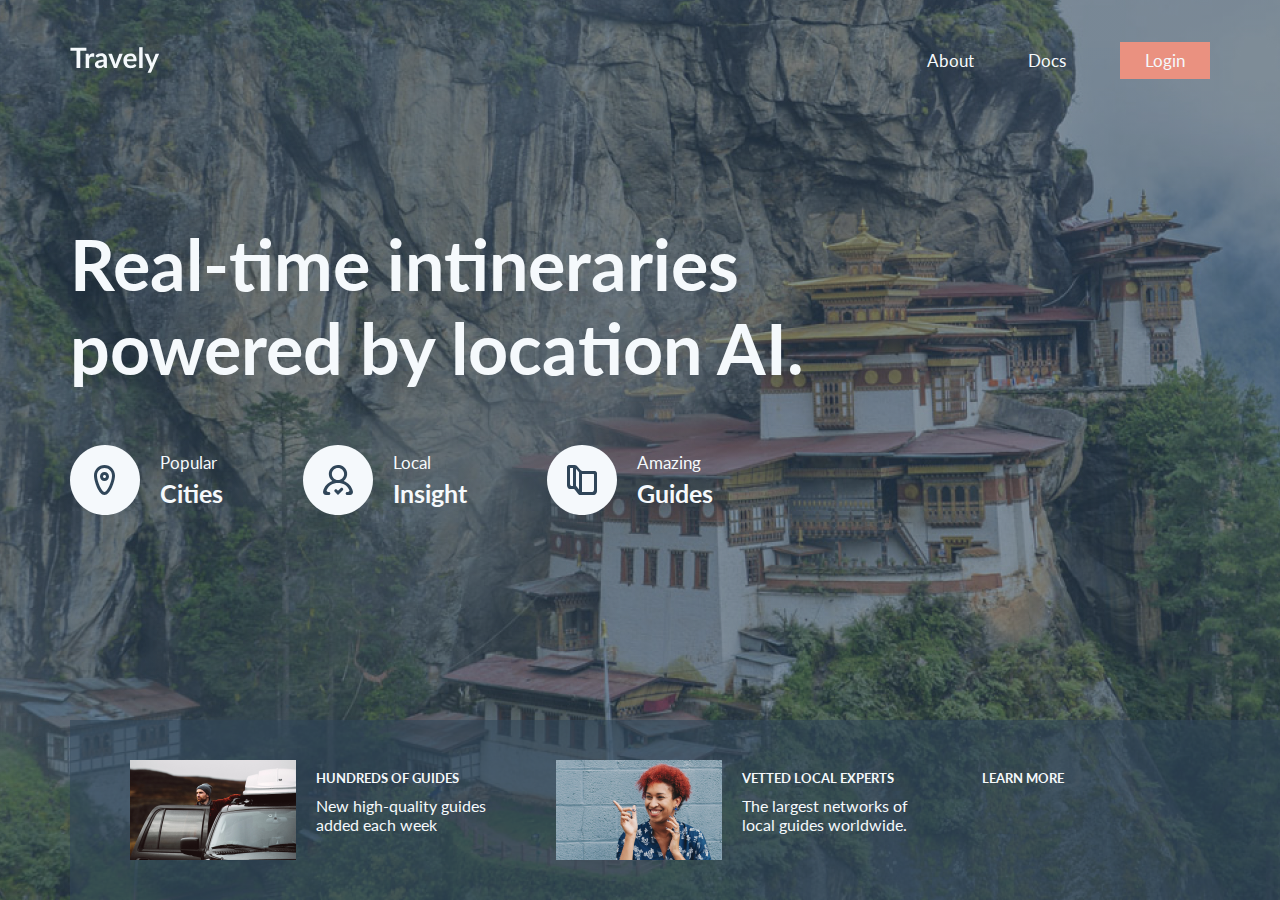
<file: First HTML Mountain/index.html>
<!DOCTYPE html>
<html>
    <head>
        <meta charset="utf-8">
        <meta http-equiv="X-UA-Compatible" content="IE=edge">
        <title></title>
        <meta name="description" content="Travely: Real-time intineraries powered by location AI.">
        <meta name="viewport" content="width=device-width, initial-scale=1">
        <link rel="stylesheet" href="style.css">
    </head>
    <body>
        <main>
            <header>
                <nav>
                   <img class="logo" src="_images/logo.svg" alt="logo"> 
                   <div class="links">
                       <a href="#">About</a>
                       <a href="#">Docs</a>
                       <button class="button__med" href="#">Login</button>
                   </div>
                </nav>
            </header>
            <section class="info">
                <h1 class="hero__font">Real-time intineraries powered by location AI.</h1>
                <div class="icons">
                    <div class="icon">
                        <img src="_images/pin.svg">
                        <div class="icon__info">
                            <p class="icon__top">Popular</p>
                            <p class="icon__bottom">Cities</p>
                        </div>
                    <div class="icon">
                        <img src="_images/guide.svg">
                        <div class="icon__info">
                            <p class="icon__top">Local</p>
                            <p class="icon__bottom">Insight</p>
                        </div>
                    </div>
                    <div class="icon">
                        <img src="_images/map.svg">
                        <div class="icon__info">
                            <p class="icon__top">Amazing</p>
                            <p class="icon__bottom">Guides</p>
                        </div>
                    </div>
                    </div>
                </div>
            </section>
            <section class="features">
                <div class="feature">
                    <img src="_images/traveler.jpg">
                    <div class="feature__info">
                        <p class="feature__top">Hundreds of Guides</p>
                        <p class="feature__bottom">New high-quality guides added each week</p>
                    </div>
                </div>
                <div class="feature">
                    <img src="_images/travel-guide.jpg">
                    <div class="feature__info">
                        <p class="feature__top">Vetted local experts</p>
                        <p class="feature__bottom">The largest networks of local guides worldwide.</p>
                    </div>
                </div>
                <div class="feature">
                    <div class="feature__info">
                        <p class="feature__cta">Learn More</p>
                    </div>
                </div>
            </section>
        </main>
    </body>
</html>
</file>
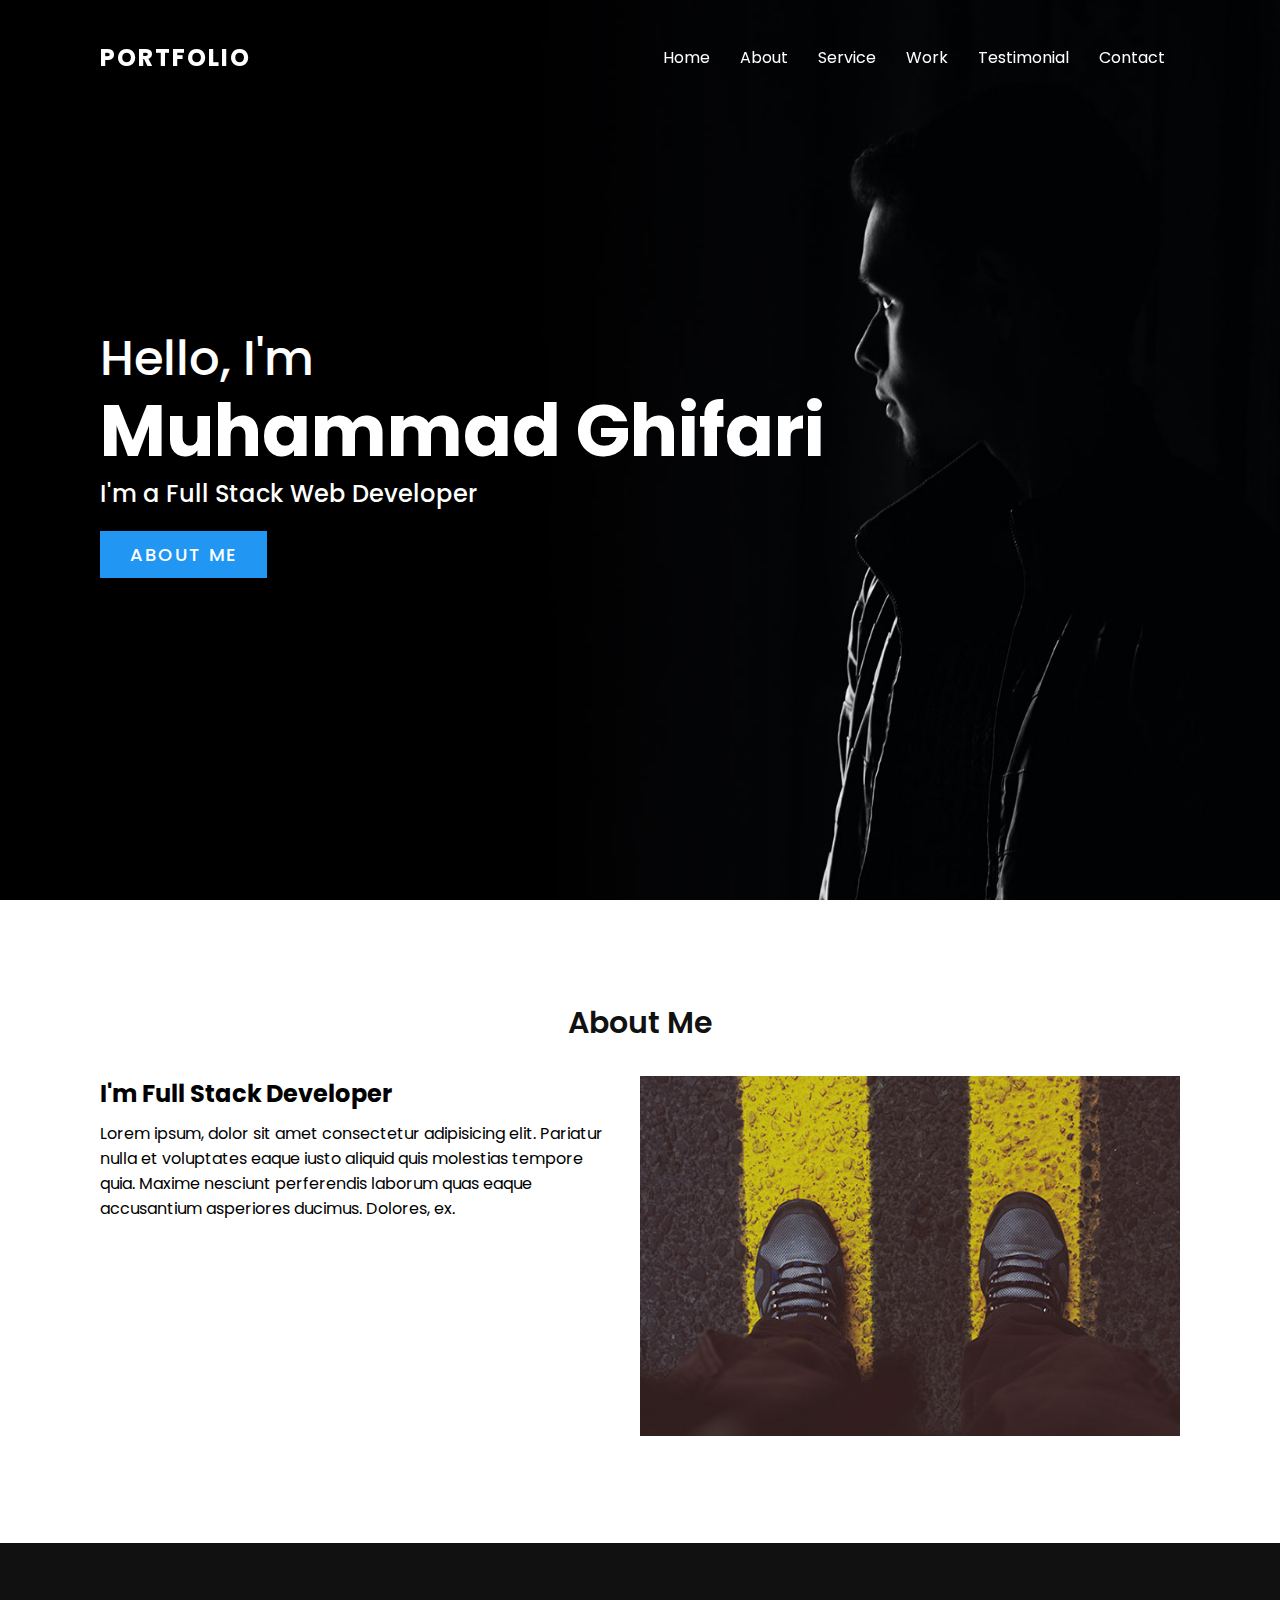
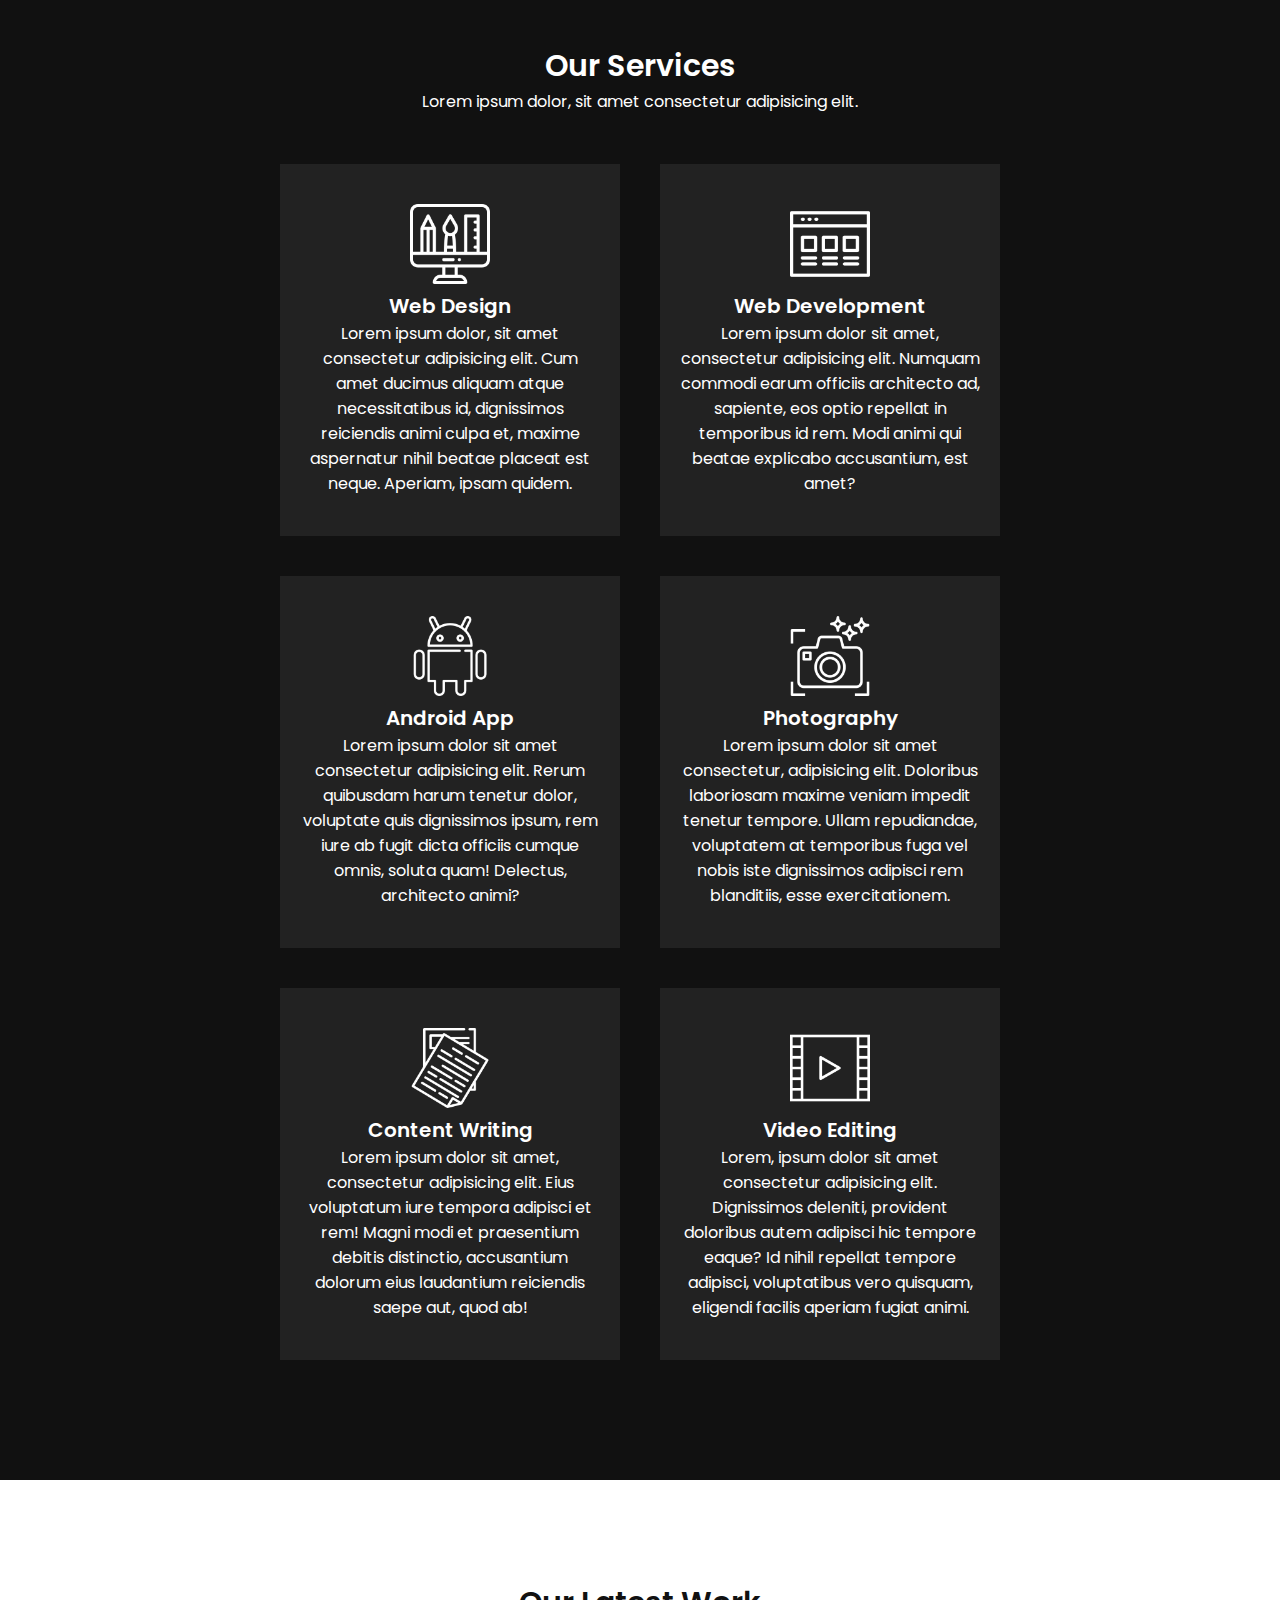
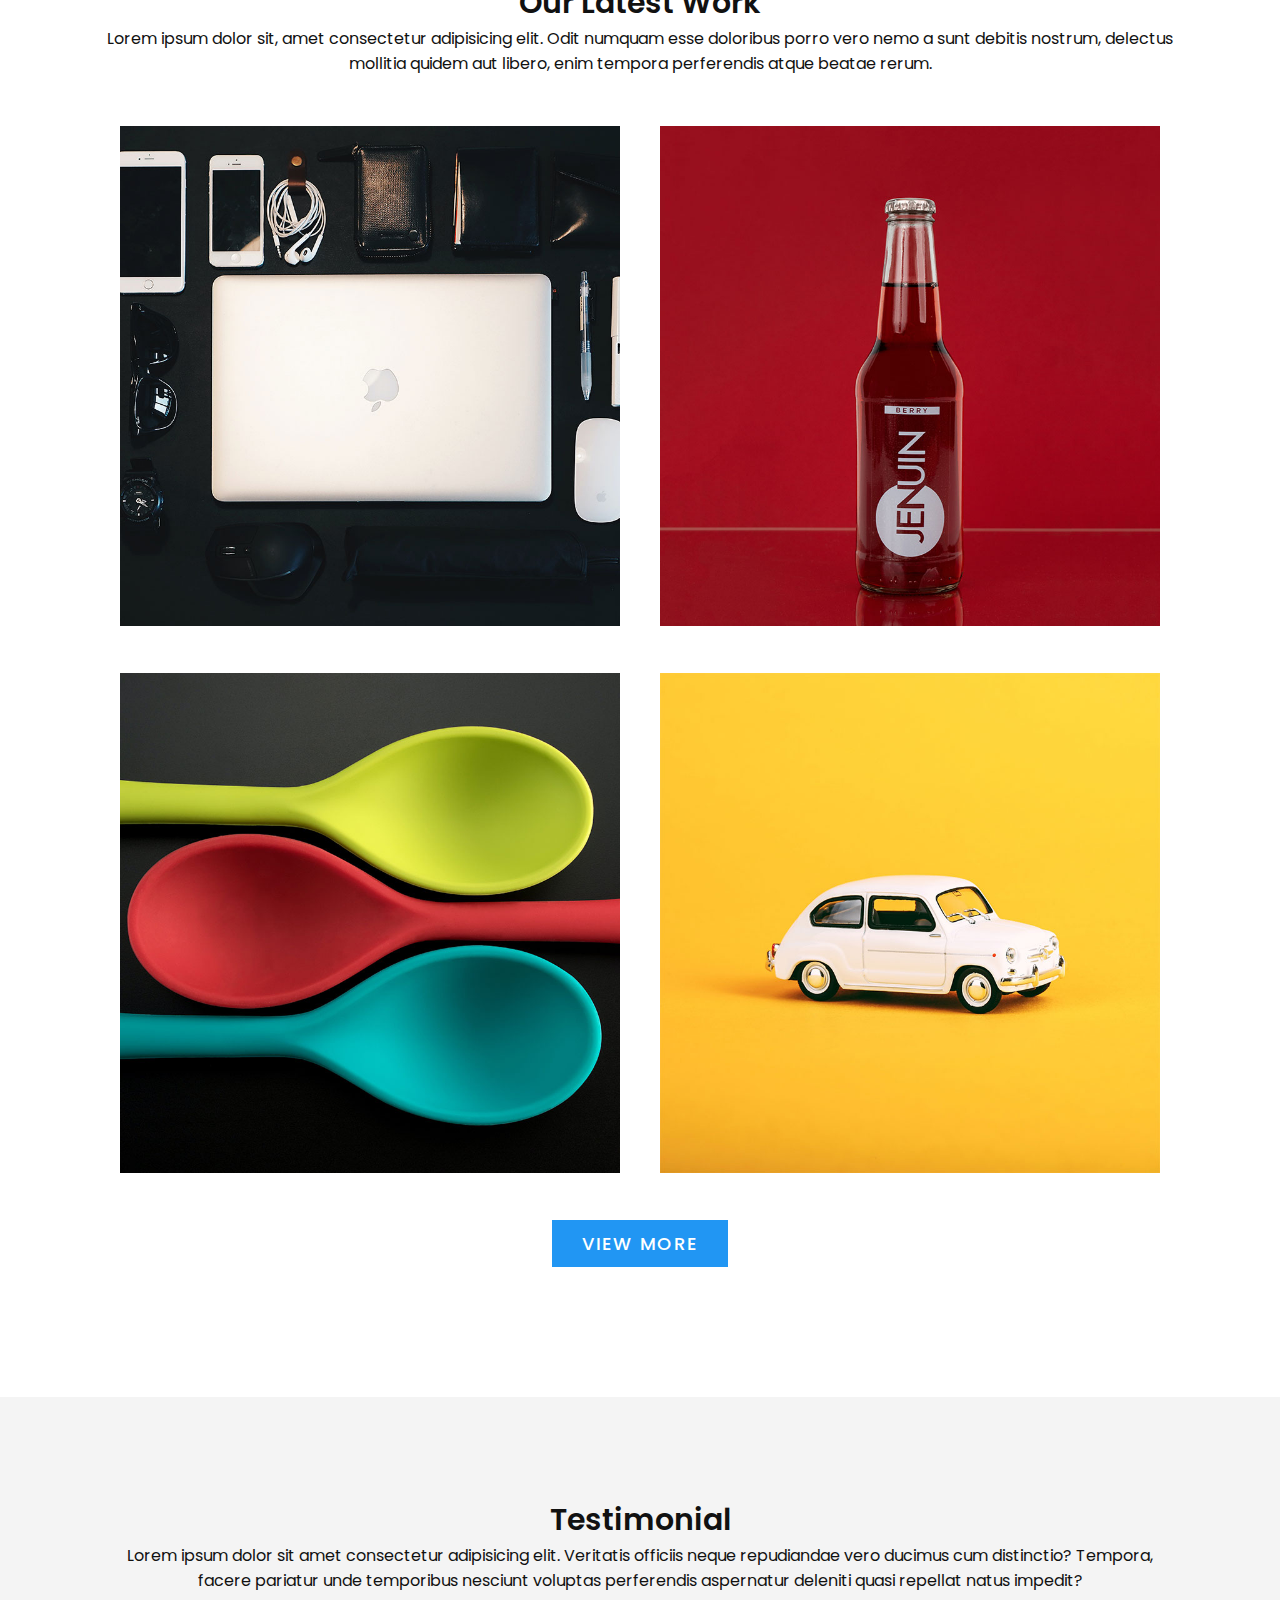
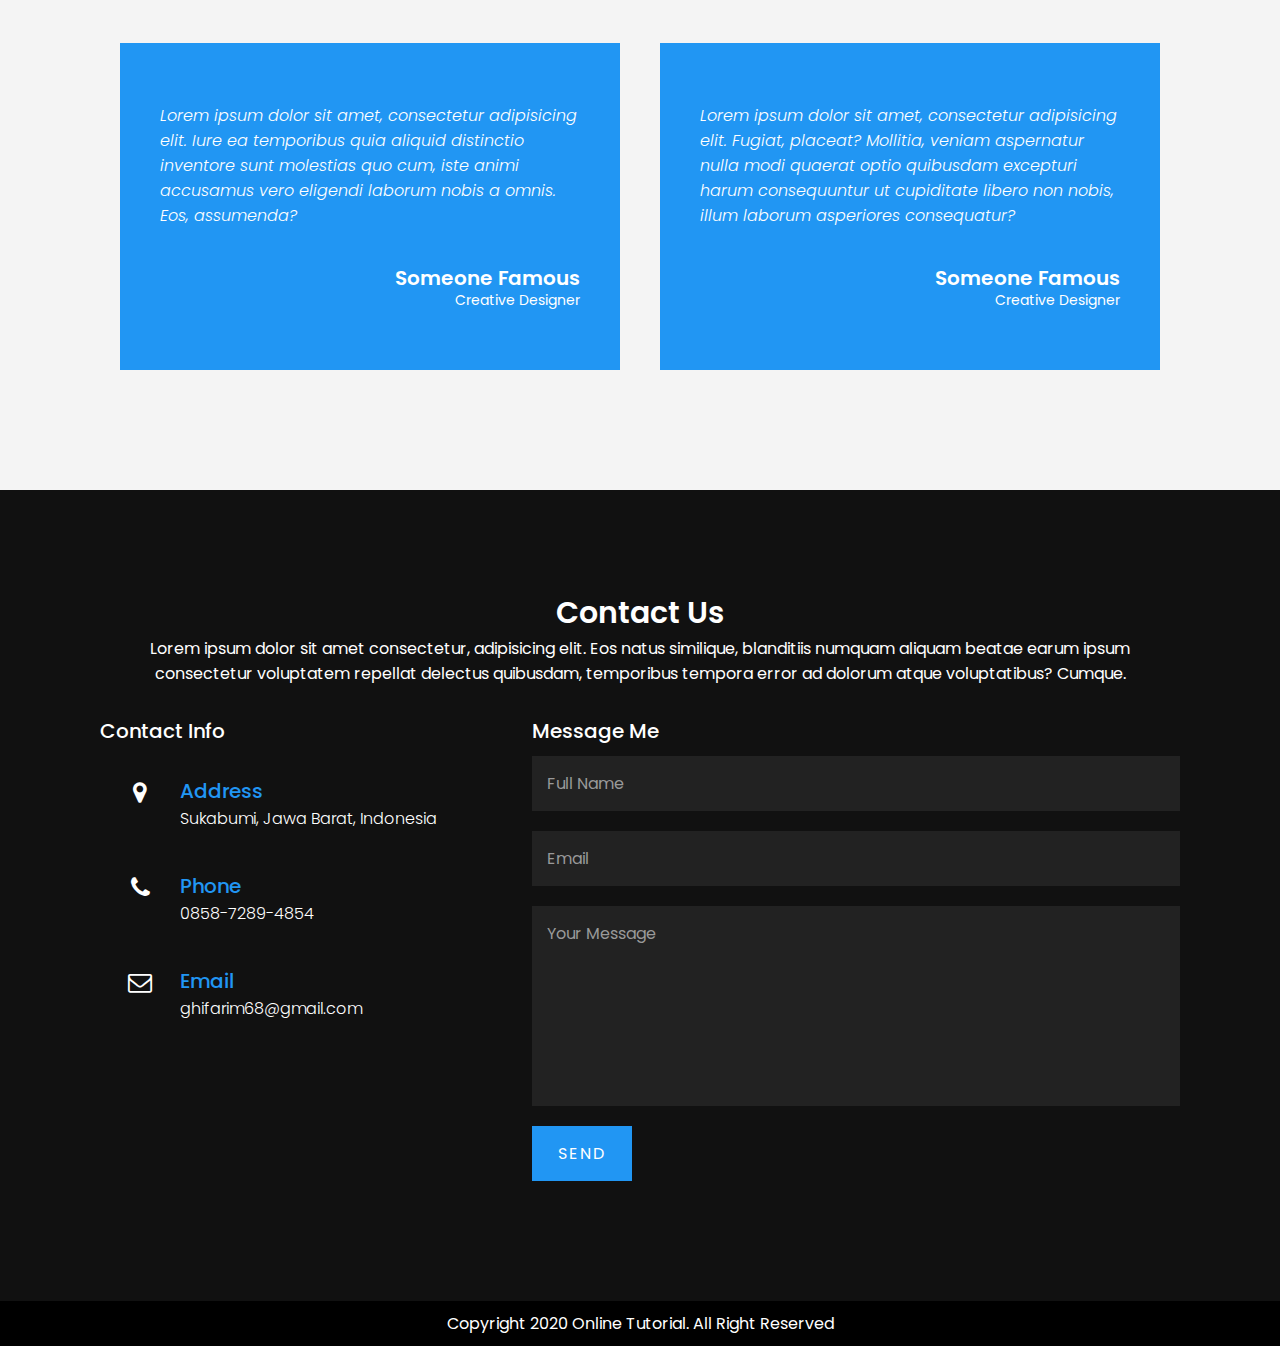
<file: Portfolio Web Black/index.html>
<!DOCTYPE html>
<html>
    <head>
        <meta charset="utf-8">
        <meta http-equiv="X-UA-Compatible" content="IE=edge">
        <title></title>
        <meta name="description" content="">
        <meta name="viewport" content="width=device-width, initial-scale=1">
        <link rel="stylesheet" href="https://stackpath.bootstrapcdn.com/font-awesome/4.7.0/css/font-awesome.min.css" integrity="sha384-wvfXpqpZZVQGK6TAh5PVlGOfQNHSoD2xbE+QkPxCAFlNEevoEH3Sl0sibVcOQVnN" crossorigin="anonymous">
        <link rel="stylesheet" href="style.css">
    </head>
    <body>
        <header>
            <a href="#" class="logo">Portfolio</a>
            <div class="toggle">
                <ul>
                    <li><a href="#">Home</a></li>
                    <li><a href="#">About</a></li>
                    <li><a href="#">Service</a></li>
                    <li><a href="#">Work</a></li>
                    <li><a href="#">Testimonial</a></li>
                    <li><a href="#">Contact</a></li>
                </ul>
            </div>
        </header>
        <section class="banner">
            <div class="textbox">
                <h2>Hello, I'm <br>
                    <span>Muhammad Ghifari</span></h2>
                <h3>I'm a Full Stack Web Developer</h3>
                <a href="#" class="button">About Me</a>
            </div>
        </section>
        <section class="about">
            <div class="heading">
                <h2 class="">About Me</h2>
            </div>
            <div class="content">
                <div class="contentbx w50">
                    <h3>I'm Full Stack Developer</h3>
                    <p>Lorem ipsum, dolor sit amet consectetur adipisicing elit. Pariatur nulla et voluptates eaque iusto aliquid quis molestias tempore quia. Maxime nesciunt perferendis laborum quas eaque accusantium asperiores ducimus. Dolores, ex.</p>
                </div>
                <div class="w50">
                    <img src="images/img1.jpg" class="image">
                </div>
            </div>
        </section>
        <section class="services">
            <div class="heading white">
                <h2>Our Services</h2>
                <p>Lorem ipsum dolor, sit amet consectetur adipisicing elit.</p>
            </div>
            <div class="content">
                <div class="servicesbx">
                    <img src="images/icon1.png">
                    <h2>Web Design</h2>
                    <p>Lorem ipsum dolor, sit amet consectetur adipisicing elit. Cum amet ducimus aliquam atque necessitatibus id, dignissimos reiciendis animi culpa et, maxime aspernatur nihil beatae placeat est neque. Aperiam, ipsam quidem.</p>
                </div>
                <div class="servicesbx">
                    <img src="images/icon2.png">
                    <h2>Web Development</h2>
                    <p>Lorem ipsum dolor sit amet, consectetur adipisicing elit. Numquam commodi earum officiis architecto ad, sapiente, eos optio repellat in temporibus id rem. Modi animi qui beatae explicabo accusantium, est amet?</p>
                </div>
                <div class="servicesbx">
                    <img src="images/icon3.png">
                    <h2>Android App</h2>
                    <p>Lorem ipsum dolor sit amet consectetur adipisicing elit. Rerum quibusdam harum tenetur dolor, voluptate quis dignissimos ipsum, rem iure ab fugit dicta officiis cumque omnis, soluta quam! Delectus, architecto animi?</p>
                </div>
                <div class="servicesbx">
                    <img src="images/icon4.png">
                    <h2>Photography</h2>
                    <p>Lorem ipsum dolor sit amet consectetur, adipisicing elit. Doloribus laboriosam maxime veniam impedit tenetur tempore. Ullam repudiandae, voluptatem at temporibus fuga vel nobis iste dignissimos adipisci rem blanditiis, esse exercitationem.</p>
                </div>
                <div class="servicesbx">
                    <img src="images/icon5.png">
                    <h2>Content Writing</h2>
                    <p>Lorem ipsum dolor sit amet, consectetur adipisicing elit. Eius voluptatum iure tempora adipisci et rem! Magni modi et praesentium debitis distinctio, accusantium dolorum eius laudantium reiciendis saepe aut, quod ab!</p>
                </div>
                <div class="servicesbx">
                    <img src="images/icon6.png">
                    <h2>Video Editing</h2>
                    <p>Lorem, ipsum dolor sit amet consectetur adipisicing elit. Dignissimos deleniti, provident doloribus autem adipisci hic tempore eaque? Id nihil repellat tempore adipisci, voluptatibus vero quisquam, eligendi facilis aperiam fugiat animi.</p>
                </div>
            </div>
        </section>
        <section class="work">
            <div class="heading">
                <h2>Our Latest Work</h2>
                <p>Lorem ipsum dolor sit, amet consectetur adipisicing elit. Odit numquam esse doloribus porro vero nemo a sunt debitis nostrum, delectus mollitia quidem aut libero, enim tempora perferendis atque beatae rerum.</p>
            </div>
            <div class="content">
                <div class="workbx">
                    <img src="images/product1.jpg">
                </div>
                <div class="workbx">
                    <img src="images/product2.jpg">
                </div>
                <div class="workbx">
                    <img src="images/product3.jpg">
                </div>
                <div class="workbx">
                    <img src="images/product4.jpg">
                </div>
            </div>
            <div class="heading">
                <a href="#" class="button">View More</a>
            </div>
        </section>
        <section class="testimonial">
            <div class="heading">
                <h2>Testimonial</h2>
                <p>Lorem ipsum dolor sit amet consectetur adipisicing elit. Veritatis officiis neque repudiandae vero ducimus cum distinctio? Tempora, facere pariatur unde temporibus nesciunt voluptas perferendis aspernatur deleniti quasi repellat natus impedit?</p>
            </div>
            <div class="content">
                <div class="testimonialbx">
                    <p>Lorem ipsum dolor sit amet, consectetur adipisicing elit. Iure ea temporibus quia aliquid distinctio inventore sunt molestias quo cum, iste animi accusamus vero eligendi laborum nobis a omnis. Eos, assumenda?</p>
                    <h3>Someone Famous<br><span>Creative Designer</span></h3>
                </div>
                <div class="testimonialbx">
                    <p>Lorem ipsum dolor sit amet, consectetur adipisicing elit. Fugiat, placeat? Mollitia, veniam aspernatur nulla modi quaerat optio quibusdam excepturi harum consequuntur ut cupiditate libero non nobis, illum laborum asperiores consequatur?</p>
                    <h3>Someone Famous <br><span>Creative Designer</span></h3>
                </div>
            </div>
        </section>
        <section class="contact">
            <div class="heading white">
                <h2>Contact Us</h2>
                <p>Lorem ipsum dolor sit amet consectetur, adipisicing elit. Eos natus similique, blanditiis numquam aliquam beatae earum ipsum consectetur voluptatem repellat delectus quibusdam, temporibus tempora error ad dolorum atque voluptatibus? Cumque.</p>
            </div>
            <div class="content">
                <div class="contactinfo">
                    <h3>Contact Info</h3>
                    <div class="contactinfobx">
                        <div class="box">
                            <div class="icon">
                                <i class="fa fa-map-marker"></i>
                            </div>
                            <div class="text">
                                <h3>Address</h3>
                                <p>Sukabumi, Jawa Barat, Indonesia</p>
                            </div>
                        </div>
                        <div class="box">
                            <div class="icon">
                                <i class="fa fa-phone"></i>
                            </div>
                            <div class="text">
                                <h3>Phone</h3>
                                <p>0858-7289-4854</p>
                            </div>
                        </div>
                        <div class="box">
                            <div class="icon">
                                <i class="fa fa-envelope-o"></i>
                            </div>
                            <div class="text">
                                <h3>Email</h3>
                                <p>ghifarim68@gmail.com</p>
                            </div>
                        </div>
                    </div>
                </div>
                <div class="formbx">
                    <form>
                        <h3>Message Me</h3>
                        <input type="text" name="" placeholder="Full Name">
                        <input type="email" name="" placeholder="Email">
                        <textarea placeholder="Your Message"></textarea>
                        <input type="submit" value="Send">
                    </form>
                </div>
            </div>
        </section>
        <div class="copyright">
            <p>Copyright 2020 Online Tutorial. All Right Reserved</p>
        </div>

        <script type="text/javascript">
        window.addEventListener('scroll', function(){
            var header = document.querySelector('header');
            header.classList.toggle('sticky', window.scrollY > 0);
        });
        </script>
    </body>
</html>
</file>
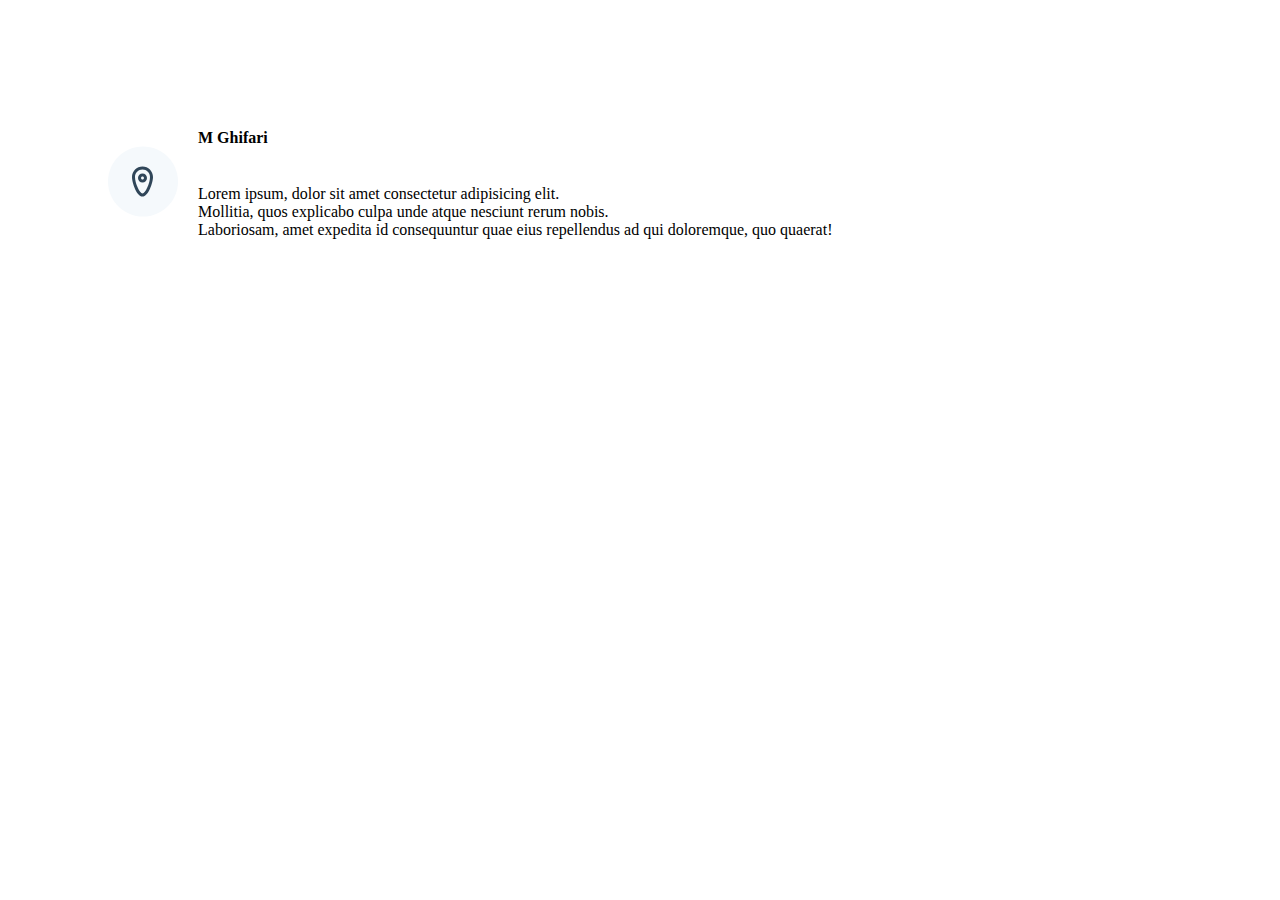
<file: Z For Practice/index.html>
<!DOCTYPE html>

<html>
    <head>
        <meta charset="utf-8">
        <meta http-equiv="X-UA-Compatible" content="IE=edge">
        <title></title>
        <meta name="description" content="">
        <meta name="viewport" content="width=device-width, initial-scale=1">
        <link rel="stylesheet" href="style.css">
    </head>
    <body>
        <div class="box">
            <img src="pin.svg" class="photo">
            <div class="text">
                <h4>M Ghifari</h4>
                <p>Lorem ipsum, dolor sit amet consectetur adipisicing elit. 
                    <br>Mollitia, quos explicabo culpa unde atque nesciunt rerum nobis. 
                    <br>Laboriosam, amet expedita id consequuntur quae eius repellendus ad qui doloremque, quo quaerat!</p>
            </div>
        </div>
    </body>
</html>
</file>
<file: First HTML Mountain/style.css>
@import url('https://fonts.googleapis.com/css?family=Lato:400,700&display=swap');

:root {
    --accent: #EA9180;
    --accentHover: #DE8A86;
    --dark: #304659;
    --dark80: rgba(48,70,89,.8);
    --dark60: rgba(48,70,89,.6);
    --light: #F5F9FC;
    --transition: all 0.3s ease 0s;
}

* {
    box-sizing: border-box;
    margin: 0;
    padding: 0;
}

html, body {
    height: 100%;
    overflow: auto;
}

body {
    background: 
        linear-gradient(
            var(--dark60),
            var(--dark60)
        ),
        url(_images/background.jpg);
        background-position: center;
        background-repeat: no-repeat;
        background-size: cover;
}

p, a, button {
    font-family: "Lato", sans-serif;
    color: var(--light);
    text-decoration: none;
}

a, button, .logo {
    cursor: pointer;
}

main {
    height: 100%;
    display: grid;
    grid-template-columns: minmax(60px, 1fr) repeat(6, minmax(50px, 190px)) minmax(60px, 1fr);
}

header {
    grid-column: 2 / span 6;
}

nav {
    display: flex;
    align-items: center;
    height: 120px;
}

.links {
    margin-left: auto;
}

.links a, .links button {
    font-size: 1.0625rem;
    font-weight: 400;
    transition: var(--transition);
}

.links a {
    margin-right: 50px;
}

.links a:hover {
    color: var(--accent);
}

.button__med {
    border: none;
    background-color: var(--accent);
    padding: 8px 25px;
    transition: var(--transition);
}

.button__med:hover {
    background-color: var(--accentHover);
}

.info {
    grid-column: 2 / span 4;
}

.hero__font {
    color: var(--light);
    font-family: "Lato", sans-serif;
    font-weight: 700;
    font-size: 4.375rem;
}

.icons {
    display: flex;
    margin-top: 55px;
}

.icon {
    display: flex;
    align-items: center;
}

.icon__info {
    margin: 0 80px 0 20px;
}

.icon__top {
    font-size: 1.0625rem;
    font-weight: 400;
    margin-bottom: 5px;
}

.icon__bottom {
    font-size: 1.5625rem;
    font-weight: 700;
}

.features {
    grid-column: 2 / span 7;
    background-color: var(--dark60);
    align-self: end;
    padding: 40px 0 0 60px;
    display: flex;
    flex-wrap: wrap;
    align-items: center;
}

.feature {
    display: flex;
    margin: 0 60px 40px 0;
}

.feature:nth-child(3) {
    align-self: flex-start;
}

.feature img {
    height: 100px;
    margin-right: 20px;
}

.feature__info {
    margin-top: 10px;
}

.feature__top, .feature__cta {
    font-size: 0.8125rem;
    font-weight: 700;
    text-transform: uppercase;
    margin-bottom: 10px;
}

.feature__cta {
    cursor: pointer;
    transition: var(--transition);
}

.feature__cta:hover {
    color: var(--accent);
}

.feature__bottom {
    width: 180px;
    font-size: 1rem;
    font-weight: 400;
}

@media only screen and (max-width: 1100px) {

    .icon img {
        height: 55px;
        width: auto;
    }

    .icon__top {
        font-size: 1rem;
    }

    .icon__bottom {
        font-size: 1.125rem;
    }

    .hero__font {
        font-size: 2.1875rem;
    }

    .features {
        grid-column: 1 / span 8;
    }
}

@media only screen and (max-width: 650px) {

    .info {
        grid-column: 2 / span 6;
    }

    .icons {
        flex-direction: column;
    }

    .icon {
        margin-bottom: 20px;
    }
}
</file>
<file: Portfolio Web Black/style.css>
@import url('https://fonts.googleapis.com/css?family=Poppins:200,300,400,500,600,700,800,900&display=swap');

* {
    box-sizing: border-box;
    margin: 0;
    padding: 0;
    font-family: 'Poppins', sans-serif;
}

header {
    color: #fff;
    position: fixed;
    top: 0;
    left: 0;
    width: 100%;
    padding: 40px 100px;
    z-index: 100;
    display: flex;
    justify-content: space-between;
    align-items: center;
    transition: 0.5s;
}

header.sticky {
    background: #fff;
    padding: 20px 100px;
    box-shadow: 0 5px 20px rgba(0, 0, 0, 0.1);
}

header .logo {
    color: #fff;
    font-size: 24px;
    text-transform: uppercase;
    text-decoration: none;
    font-weight: 700;
    letter-spacing: 2px;
}

header.sticky .logo {
    color: #111;
}

header ul {
    position: relative;
    display: flex;
}

header ul li {
    position: relative;
    list-style: none;
}

header ul li a {
    position: relative;
    display: inline-block;
    margin: 0 15px;
    color: #fff;
    text-decoration: none;
}

header.sticky ul li a {
    color: #111;
}

section {
    padding: 100px;
}

.banner {
    position: relative;
    min-height: 100vh;
    background: url(images/banner.jpg);
    background-size: cover;
    background-position: right;
    display: flex;
    justify-content: space-between;
    align-items: center;
}

.banner h2 {
    font-size: 3em;
    color: #fff;
    font-weight: 500;
    line-height: 1.5em;
}

.banner h2 span {
    font-size: 1.5em;
    font-weight: 700;
}

.banner h3 {
    color: #fff;
    font-size: 1.5em;
    font-weight: 500;
}

.button {
    position: relative;
    background: #2196f3;
    display: inline-block;
    color: #fff;
    margin-top: 20px;
    padding: 10px 30px;
    font-size: 18px;
    text-transform: uppercase;
    text-decoration: none;
    letter-spacing: 2px;
    font-weight: 500;
}

.heading {
    width: 100%;
    text-align: center;
    margin-bottom: 30px;
    color: #111;
}

.heading h2 {
    font-size: 30px;
    font-weight: 600
}

.content {
    display: flex;
    justify-content: space-between;
}

.contentbx {
    padding-right: 30px;
}

.contentbx h3 {
    font-size: 24px;
    margin-bottom: 10px;
}

.w50 {
    min-width: 50%;
}

.image {
    max-width: 100%;
}

.services {
    background: #111;
}

.heading.white {
    color: #fff;
}

.services .content {
    display: flex;
    justify-content: center;
    flex-wrap: wrap;
    flex-direction: row;
}

.services .content .servicesbx {
    padding: 40px 20px;
    background: #222;
    color: #fff;
    max-width: 340px;
    margin: 20px;
    text-align: center;
    transition: 0.5s;
}

.services .content .servicesbx:hover {
    background: #2196f3;
}

.services .content .servicesbx img {
    max-width: 80px;
    filter: invert(1);
}

.services .content .servicesbx h2 {
    font-size: 20px;
    font-weight: 600;
}

.work .content {
    display: flex;
    justify-content: space-between;
    flex-wrap: wrap;
}

.work .content .workbx {
    width: 50%;
    padding: 20px;
}

.work .content .workbx img{
    max-width: 100%;
}

.testimonial {
    background: #f4f4f4;
}

.testimonial .content {
    display: flex;
    justify-content: space-between;
    flex-wrap: wrap;
}

.testimonial .content .testimonialbx {
    max-width: calc(50% - 40px);
    padding: 60px 40px;
    margin: 20px;
    background: #2196f3;
}

.testimonial .content .testimonialbx p {
    color: #fff;
    font-size: 16px;
    font-weight: 300;
    font-style: italic;
}

.testimonial .content .testimonialbx h3 {
    margin-top: 40px;
    text-align: end;
    color: #fff;
    font-weight: 600;
    font-size: 20px;
    line-height: 1em;
}

.testimonial .content .testimonialbx h3 span {
    font-size: 14px;
    font-weight: 400;
}

.contact {
    background: #111;
}

.contactinfo {
    min-width: 40%;
}

.contactinfobx {
    position: relative;
}

.contactinfobx .box {
    position: relative;
    padding: 20px;
    display: flex;
}

.contactinfobx .box .icon {
    min-width: 40px;
    padding-top: 4px;
    color: #fff;
    display: flex;
    justify-content: center;
    align-items: flex-start;
    font-size: 24px;
}

.contactinfobx .box .text {
    display: flex;
    margin-left: 20px;
    font-size: 16px;
    font-weight: 300;
    color: #fff;
    flex-direction: column;
}

.contactinfobx .box .text h3 {
    font-weight: 500;
    color: #2196f3;
    margin-bottom: 0;
}

.formbx {
    min-width: 60%;
}

.formbx form {
    display: flex;
    flex-direction: column;
}

.formbx form h3,
.contactinfo h3 {
    color: #fff;
    font-size: 20px;
    font-weight: 500;
    margin-bottom: 10px;
}

.formbx form input,
.formbx form textarea {
    margin-bottom: 20px;
    padding: 15px;
    font-size: 16px;
    border: none;
    outline: none;
    background: #222;
    color: #fff;
    resize: none;
}

.formbx form textarea {
    min-height: 200px;
}

.formbx form input::placeholder,
.formbx form textarea::placeholder {
    color: #999;
}

.formbx form input[type="submit"] {
    max-width: 100px;
    background: #2196f3;
    cursor: pointer;
    text-transform: uppercase;
    letter-spacing: 2px;
}

.copyright {
    background: #000;
    color: #fff;
    text-align: center;
    padding: 10px;
}
</file>
<file: Z For Practice/style.css>
.box {
    display: flex;
    padding: 100px;
}

.photo {
    margin-right: 20px;
    justify-content: start;
}

.text {
    display: flex;
    flex-direction: column;
}
</file>
